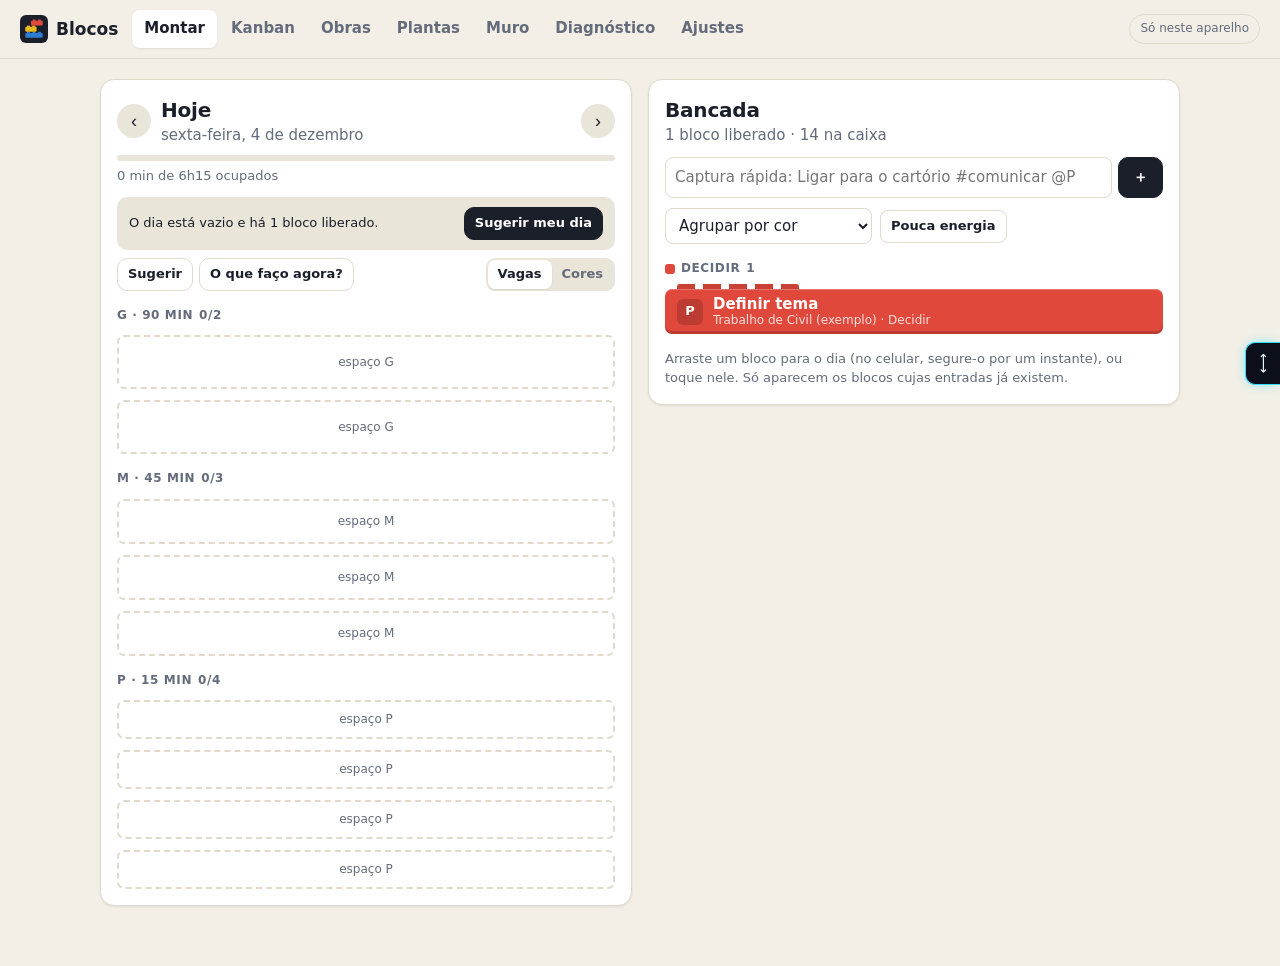
<file: index.html>
<!doctype html>
<html lang="pt-BR">
<head>
<meta charset="utf-8">
<meta name="viewport" content="width=device-width, initial-scale=1, viewport-fit=cover">
<title>Blocos</title>
<meta name="description" content="Blocos: tarefas como peças de montar. Desmonte o projeto em blocos, encaixe as entradas nas saídas e monte o dia.">
<meta name="theme-color" content="#1B1F2A">
<meta name="mobile-web-app-capable" content="yes">
<meta name="apple-mobile-web-app-capable" content="yes">
<meta name="apple-mobile-web-app-title" content="Blocos">
<link rel="manifest" href="manifest.webmanifest">
<link rel="icon" href="icons/icon-192.png">
<link rel="apple-touch-icon" href="icons/icon-192.png">
<link rel="stylesheet" href="app.css">
</head>
<body>
<header id="bar">
  <div class="brand"><img src="logo.svg" alt=""><span>Blocos</span></div>
  <nav id="tabs" aria-label="Seções"></nav>
  <button id="sync" data-act="tab" data-tab="ajustes"></button>
</header>
<main id="main"></main>
<div id="foco"></div>
<div id="scrim"></div>
<aside id="sheet" aria-live="polite"></aside>
<div id="toast" role="status"></div>
<input type="file" id="filepick" accept=".json,application/json" hidden>
<script src="store.js"></script>
<script src="sync.js"></script>
<script src="fx.js"></script>
<script src="vistas.js"></script>
<script src="app.js"></script>
<script src="toque.js"></script>
<script src="elo.js" data-app="blocos"></script>
</body>
</html>
</file>
<file: app.css>
/* Blocos — visual: papel claro (ou bancada escura) e peças de montar coloridas. */
:root {
  --bg: #F3EFE6; --surface: #FFFFFF; --ink: #1B1F2A; --muted: #646B7A; --line: #E0DACD; --soft: #EAE5D9;
  --pri: #1B1F2A; --pri-ink: #FFFFFF; --ok: #1F7A45; --bad: #C0362C; --shadow: 0 1px 2px rgba(27, 31, 42, .08);
  color-scheme: light;
}
@media (prefers-color-scheme: dark) { :root:not([data-theme=light]) {
  --bg: #14171F; --surface: #1D222D; --ink: #EEF0F4; --muted: #9BA3B3; --line: #2D3442; --soft: #262C39;
  --pri: #EEF0F4; --pri-ink: #14171F; --ok: #5FCB8B; --bad: #FF8177; --shadow: none; color-scheme: dark;
} }
:root[data-theme=dark] {
  --bg: #14171F; --surface: #1D222D; --ink: #EEF0F4; --muted: #9BA3B3; --line: #2D3442; --soft: #262C39;
  --pri: #EEF0F4; --pri-ink: #14171F; --ok: #5FCB8B; --bad: #FF8177; --shadow: none; color-scheme: dark;
}
* { box-sizing: border-box; }
html { -webkit-text-size-adjust: 100%; }
body { margin: 0; background: var(--bg); color: var(--ink); font: 15px/1.45 system-ui, -apple-system, 'Segoe UI', Roboto, sans-serif; padding: env(safe-area-inset-top, 0) env(safe-area-inset-right, 0) 0 env(safe-area-inset-left, 0); }
h2, h3, h4, p { margin: 0; }
h2 { font-size: 20px; font-weight: 800; letter-spacing: -.01em; }
h3 { font-size: 15px; font-weight: 800; margin-bottom: 10px; }
h4 { font-size: 12px; font-weight: 700; text-transform: uppercase; letter-spacing: .05em; color: var(--muted); margin: 16px 0 2px; display: flex; align-items: center; gap: 6px; }
a { color: inherit; }
code { font-size: 12px; background: var(--soft); padding: 1px 5px; border-radius: 4px; word-break: break-all; }
.muted { color: var(--muted); } .sm { font-size: 13px; } .grow { flex: 1; min-width: 0; }
[hidden] { display: none !important; }

/* barra e abas */
#bar { position: sticky; top: 0; z-index: 5; display: flex; align-items: center; gap: 14px; padding: 10px 20px; background: var(--bg); border-bottom: 1px solid var(--line); }
.brand { display: flex; align-items: center; gap: 8px; font-weight: 800; font-size: 17px; }
.brand img { width: 28px; height: 28px; }
#tabs { display: flex; gap: 2px; flex: 1; }
#tabs button { border: 0; background: none; color: var(--muted); font: inherit; font-weight: 600; padding: 8px 12px; border-radius: 8px; cursor: pointer; }
#tabs button.on { background: var(--surface); color: var(--ink); box-shadow: var(--shadow); }
#sync { border: 1px solid var(--line); background: none; color: var(--muted); font: inherit; font-size: 12px; padding: 5px 10px; border-radius: 99px; cursor: pointer; white-space: nowrap; }
#sync.bad { color: var(--bad); border-color: var(--bad); }
#main { max-width: 1120px; margin: 0 auto; padding: 20px 20px 60px; }

/* painéis */
.cols { display: grid; grid-template-columns: repeat(2, minmax(0, 1fr)); gap: 16px; align-items: start; }
.panel, .card { background: var(--surface); border: 1px solid var(--line); border-radius: 14px; padding: 16px; box-shadow: var(--shadow); min-width: 0; }
.panel.over { outline: 2px dashed var(--ink); outline-offset: -4px; }
.phead { display: flex; align-items: center; gap: 10px; margin-bottom: 8px; }
.phead.top { margin-bottom: 16px; flex-wrap: wrap; }
.grid { display: grid; grid-template-columns: repeat(auto-fill, minmax(280px, 1fr)); gap: 16px; }
.card[role=button] { cursor: pointer; }
.card h3 { margin: 12px 0 2px; }
.row, .acts { display: flex; flex-wrap: wrap; gap: 8px; margin-top: 12px; }
.empty { color: var(--muted); padding: 22px 4px; }
.hint { margin-top: 16px; }
.note { background: var(--soft); border-radius: 10px; padding: 10px 12px; margin-top: 12px; font-size: 13px; }

/* botões e campos */
.btn { border: 1px solid var(--line); background: var(--surface); color: var(--ink); font: inherit; font-weight: 600; padding: 9px 14px; border-radius: 10px; cursor: pointer; }
.btn.sm { padding: 6px 10px; font-size: 13px; }
.btn.pri { background: var(--pri); color: var(--pri-ink); border-color: var(--pri); }
.btn.danger { color: var(--bad); }
.btn.add { margin-top: 12px; border-style: dashed; color: var(--muted); }
.btn:disabled { opacity: .5; }
.ib { border: 0; background: var(--soft); color: var(--ink); width: 34px; height: 34px; border-radius: 99px; font-size: 18px; line-height: 1; cursor: pointer; flex: none; }
.ib.sm { width: 26px; height: 26px; font-size: 12px; }
input, select { font: inherit; color: var(--ink); background: var(--surface); border: 1px solid var(--line); border-radius: 8px; padding: 7px 9px; min-width: 0; }
input[type=color] { padding: 2px; width: 34px; height: 34px; flex: none; }
input[type=checkbox], input[type=radio] { accent-color: var(--ink); }
input.title { width: 100%; border-color: transparent; background: none; font-size: 20px; font-weight: 800; padding: 4px 6px; margin-left: -6px; }
input.title.sm { font-size: 15px; }
input.title:hover, input.title:focus { border-color: var(--line); background: var(--surface); }
:focus-visible { outline: 2px solid var(--ink); outline-offset: 2px; }
.fld { display: flex; flex-direction: column; gap: 5px; font-size: 13px; font-weight: 600; margin-top: 14px; }
.fld > input, .fld > select { font-weight: 400; font-size: 15px; padding: 9px 10px; }
.inl { display: inline-flex; align-items: center; gap: 6px; font-size: 13px; color: var(--muted); white-space: nowrap; }
.rowf { display: flex; align-items: center; gap: 6px; margin-top: 8px; flex-wrap: wrap; }
.w0 { width: 58px; } .w1 { width: 110px; flex: 1 1 90px; } .w2 { flex: 3 1 140px; }
details { margin-top: 12px; font-size: 13px; } summary { cursor: pointer; font-weight: 600; } ol { padding-left: 18px; } li { margin-top: 6px; }

/* a peça */
.brick { position: relative; display: flex; align-items: center; gap: 10px; min-height: var(--h, 40px); margin-top: 11px; padding: 6px 12px; background: var(--c); color: var(--ink); border-radius: 7px; cursor: pointer; user-select: none; box-shadow: inset 0 -3px 0 rgba(0, 0, 0, .16), inset 0 1px 0 rgba(255, 255, 255, .25); }
.brick::before { content: ''; position: absolute; left: 12px; top: -5px; width: min(100% - 24px, 122px); height: 5px; background: repeating-linear-gradient(90deg, var(--c) 0 18px, transparent 18px 26px); border-radius: 3px 3px 0 0; filter: brightness(.9); }
.brick .sz { flex: none; min-width: 26px; height: 26px; padding: 0 6px; display: grid; place-items: center; border-radius: 6px; background: rgba(0, 0, 0, .16); font-weight: 800; font-size: 13px; }
.brick .tx { flex: 1; min-width: 0; display: flex; flex-direction: column; line-height: 1.25; }
.brick .tx b { font-weight: 700; overflow-wrap: anywhere; }
.brick .tx small { opacity: .82; font-size: 12px; overflow: hidden; text-overflow: ellipsis; white-space: nowrap; }
.brick[draggable=true] { cursor: grab; }
.brick.st-caixa { opacity: .5; filter: saturate(.55); }
.brick.st-montando { outline: 2px solid var(--ink); outline-offset: 2px; }
.brick.st-encaixado .tx b { text-decoration: line-through; text-decoration-thickness: 1px; }
.pill { flex: none; font-size: 11px; font-weight: 700; padding: 2px 8px; border-radius: 99px; background: rgba(0, 0, 0, .18); white-space: nowrap; }
.shead .pill { background: var(--soft); color: var(--ink); }
.slot { display: grid; place-items: center; min-height: var(--h); margin-top: 11px; border: 2px dashed var(--line); border-radius: 7px; color: var(--muted); font-size: 12px; }
body.drag #dia .slot { border-color: var(--muted); }
.dot { display: inline-block; width: 10px; height: 10px; border-radius: 3px; flex: none; }
.meter { height: 6px; background: var(--soft); border-radius: 99px; overflow: hidden; margin: 4px 0 6px; }
.meter i { display: block; height: 100%; background: var(--ink); border-radius: 99px; }

/* a pilha da obra: cresce de baixo para cima */
.pile { display: flex; flex-wrap: wrap-reverse; align-content: flex-start; gap: 3px; min-height: 64px; padding: 10px; background: var(--soft); border-radius: 10px; }
.pile i { width: var(--w); height: 14px; border-radius: 3px; background: var(--c); box-shadow: inset 0 -2px 0 rgba(0, 0, 0, .16); }
.pile i.ghost { background: none; box-shadow: inset 0 0 0 1.5px var(--line); }
.obrahead { display: grid; grid-template-columns: minmax(0, 1fr) minmax(0, 1fr); gap: 16px; align-items: center; margin-bottom: 16px; }
.obrahead p { margin-bottom: 8px; }
.mod { margin-bottom: 16px; }
.selo { display: inline-block; font-size: 12px; font-weight: 700; padding: 3px 9px; border-radius: 99px; margin-top: 8px; border: 1px solid currentColor; }
.selo.ok { color: var(--ok); } .selo.bad { color: var(--bad); }

/* plantas e fichas */
.chips { display: flex; flex-wrap: wrap; gap: 6px; align-items: center; margin-top: 6px; }
.chip { background: var(--c); color: var(--ink); font-size: 12px; font-weight: 600; padding: 3px 9px; border-radius: 6px; }
.arr { color: var(--muted); font-size: 12px; }
.pm { margin-top: 12px; font-size: 13px; }
.pick input, .tog input { position: absolute; opacity: 0; pointer-events: none; }
.pick span, .tog span { display: inline-block; padding: 7px 12px; border-radius: 8px; border: 1px solid var(--line); cursor: pointer; font-weight: 600; font-size: 13px; }
.pick input:checked + span { background: var(--c, var(--pri)); color: var(--ink, var(--pri-ink)); border-color: transparent; box-shadow: 0 0 0 2px var(--surface), 0 0 0 4px var(--muted); }
label.pick:not([style]) input:checked + span { background: var(--pri); color: var(--pri-ink); }
.tog input:checked + span { background: var(--pri); color: var(--pri-ink); border-color: var(--pri); }
.pick input:focus-visible + span, .tog input:focus-visible + span { outline: 2px solid var(--ink); outline-offset: 2px; }
.deps { max-height: 150px; overflow: auto; border: 1px solid var(--line); border-radius: 8px; padding: 4px 10px; font-weight: 400; }
.deps label { display: flex; gap: 8px; align-items: baseline; padding: 5px 0; }

/* diagnóstico */
.stats { display: grid; grid-template-columns: repeat(3, minmax(0, 1fr)); gap: 16px; margin-bottom: 16px; }
.stat b { display: block; font-size: 28px; font-weight: 800; line-height: 1.1; }
.stat span { color: var(--muted); font-size: 13px; }
.stat.warn b { color: var(--bad); }
.bar { display: grid; grid-template-columns: 104px minmax(0, 1fr) auto; gap: 10px; align-items: center; margin-top: 9px; font-size: 13px; }
.bl { display: flex; align-items: center; gap: 6px; overflow: hidden; white-space: nowrap; text-overflow: ellipsis; }
.bt { height: 12px; background: var(--soft); border-radius: 4px; overflow: hidden; }
.bt i { display: block; height: 100%; border-radius: 4px; min-width: 0; }
.bv { color: var(--muted); font-variant-numeric: tabular-nums; min-width: 34px; text-align: right; }

/* folha de detalhe */
#scrim { position: fixed; inset: 0; background: rgba(10, 12, 18, .5); z-index: 10; display: none; }
#sheet { position: fixed; z-index: 11; left: 50%; top: 50%; transform: translate(-50%, -50%); width: min(480px, calc(100vw - 24px)); max-height: calc(100dvh - 24px); overflow: auto; background: var(--surface); border-radius: 16px; padding: 18px; display: none; box-shadow: 0 20px 60px rgba(0, 0, 0, .3); }
body.sheet #scrim, body.sheet #sheet { display: block; }
body.sheet { overflow: hidden; }
.shead { display: flex; align-items: center; gap: 8px; margin-bottom: 12px; }
.shead .ib { margin-left: auto; }
.io { display: grid; grid-template-columns: auto 1fr; gap: 6px 12px; margin: 14px 0 0; }
.io dt { color: var(--muted); font-size: 13px; } .io dd { margin: 0; font-weight: 600; overflow-wrap: anywhere; }
.saida { margin-top: 14px; padding: 16px; border: 2px dashed var(--line); border-radius: 10px; font-size: 17px; font-weight: 700; text-align: center; overflow-wrap: anywhere; }
#toast { position: fixed; left: 50%; bottom: 84px; transform: translate(-50%, 20px); background: var(--pri); color: var(--pri-ink); padding: 10px 16px; border-radius: 10px; font-size: 14px; opacity: 0; pointer-events: none; transition: .2s; z-index: 20; max-width: calc(100vw - 32px); text-align: center; }
#toast.on { opacity: 1; transform: translate(-50%, 0); }

@media (max-width: 760px) {
  #bar { padding: 8px 16px; }
  #bar .grow { flex: 1; }
  #tabs { position: fixed; left: 0; right: 0; bottom: 0; z-index: 6; flex: none; justify-content: space-around; background: var(--surface); border-top: 1px solid var(--line); padding: 6px 4px calc(6px + env(safe-area-inset-bottom, 0px)); }
  #tabs button { flex: 1; padding: 9px 2px; font-size: 12px; min-width: 0; }
  #tabs button.on { background: var(--soft); box-shadow: none; }
  #sync { margin-left: auto; }
  #main { padding: 16px 16px 96px; }
  .cols, .obrahead { grid-template-columns: minmax(0, 1fr); }
  .phead.top .grow { flex: 1 1 200px; }
  .stats { gap: 8px; } .stat { padding: 12px; } .stat b { font-size: 22px; }
  #sheet { top: auto; bottom: 0; left: 0; transform: none; width: 100%; border-radius: 16px 16px 0 0; padding-bottom: calc(18px + env(safe-area-inset-bottom, 0px)); max-height: 88dvh; }
  .acts .btn { flex: 1 1 auto; }
}
@media (prefers-reduced-motion: reduce) { * { transition: none !important; } }

/* ===== 2.0: ferramentas, cartão, kanban, muro, foco e animações ===== */
textarea { font: inherit; color: var(--ink); background: var(--surface); border: 1px solid var(--line); border-radius: 8px; padding: 9px 10px; width: 100%; resize: vertical; }
.bad { color: var(--bad); }
.tools { display: flex; flex-wrap: wrap; gap: 8px; align-items: center; margin: 10px 0 4px; }
.tools input[type=search] { flex: 1 1 200px; }
.tools .tog span { padding: 6px 10px; }
.seg { display: inline-flex; background: var(--soft); border-radius: 9px; padding: 2px; flex-wrap: wrap; }
.seg button { border: 0; background: none; color: var(--muted); font: inherit; font-size: 13px; font-weight: 600; padding: 5px 10px; border-radius: 7px; cursor: pointer; }
.seg button.on { background: var(--surface); color: var(--ink); box-shadow: var(--shadow); }
.cap { display: flex; gap: 6px; margin-top: 10px; }
.cap input { flex: 1; }
.row.tight { gap: 6px; align-items: center; margin-top: 8px; }
.banner { display: flex; flex-wrap: wrap; gap: 8px; align-items: center; justify-content: space-between; }
.meter.multi { display: flex; } .meter.multi i { border-radius: 0; }
.mk { display: flex; gap: 5px; flex: none; font-size: 11px; font-weight: 700; opacity: .9; } .mk i { font-style: normal; white-space: nowrap; }
.brick.crit { outline: 3px solid var(--ink); outline-offset: 1px; }
.brick.chave { box-shadow: inset 0 -3px 0 rgba(0, 0, 0, .16), inset 0 1px 0 rgba(255, 255, 255, .25), inset 4px 0 0 var(--ink); }
.brick.st-travado { opacity: .7; background-image: repeating-linear-gradient(135deg, transparent 0 8px, rgba(0, 0, 0, .14) 8px 16px); }
.brick.pego { opacity: .4; }
.tag { font-size: 12px; font-weight: 600; background: var(--soft); padding: 2px 8px; border-radius: 99px; }
.card.pausada { opacity: .65; }
.mod.pronto { border-color: var(--ok); }
input.title.ico { width: 46px; text-align: center; flex: none; margin: 0; }
.fld.sm0 { margin-top: 8px; font-weight: 400; color: var(--muted); }
.prev { margin-top: 8px; }
.pal i { display: inline-block; width: 10px; height: 10px; border-radius: 2px; margin-right: 1px; } .pal i:last-of-type { margin-right: 6px; }
.linha { padding: 7px 0; border-bottom: 1px solid var(--line); cursor: pointer; font-size: 13px; }
details.mais { margin-top: 14px; } details.mais summary { color: var(--muted); }
details.menu { position: relative; margin: 0; } details.menu summary { list-style: none; } details.menu summary::-webkit-details-marker { display: none; }
details.menu > div { position: absolute; right: 0; top: calc(100% + 6px); z-index: 7; min-width: 210px; background: var(--surface); border: 1px solid var(--line); border-radius: 12px; padding: 6px; box-shadow: 0 10px 30px rgba(0, 0, 0, .18); display: flex; flex-direction: column; }
details.menu > div button { border: 0; background: none; color: var(--ink); font: inherit; text-align: left; padding: 9px 10px; border-radius: 8px; cursor: pointer; }
details.menu > div button:hover { background: var(--soft); } details.menu > div button.danger { color: var(--bad); }

/* cartão do bloco */
#sheet.card { padding-top: 14px; }
.cartao { border-top: 6px solid var(--c); border-radius: 4px; padding-top: 12px; perspective: 900px; }
.cartao h3 { margin: 16px 0 6px; } .cartao h3:first-child { margin-top: 0; }
.pinos label { display: flex; align-items: center; gap: 8px; padding: 5px 0; } .pinos span { flex: 1; overflow-wrap: anywhere; }
.pinos input:checked + span { text-decoration: line-through; color: var(--muted); }
.hist { margin: 0; padding-left: 18px; color: var(--muted); font-size: 13px; }

/* kanban */
.kb { display: flex; gap: 12px; overflow-x: auto; padding: 8px 2px 14px; align-items: flex-start; scroll-snap-type: x proximity; }
.kcol { flex: 1 0 230px; max-width: 320px; background: var(--surface); border: 1px solid var(--line); border-radius: 12px; padding: 10px 10px 14px; min-height: 130px; scroll-snap-align: start; }
.kcol.over { outline: 2px dashed var(--ink); outline-offset: -4px; }
.kcol header { display: flex; align-items: center; gap: 6px; font-size: 13px; flex-wrap: wrap; } .kcol header b { flex: 1; min-width: 0; overflow: hidden; text-overflow: ellipsis; white-space: nowrap; } .kcol header span { font-size: 12px; }
.kvazio { color: var(--muted); font-size: 12px; text-align: center; padding: 22px 0 8px; margin: 0; }
.passo { display: flex; gap: 14px; margin-top: 12px; } .passo h4 { margin-top: 0; }
.pnum { flex: none; width: 38px; height: 38px; border-radius: 99px; background: var(--pri); color: var(--pri-ink); display: grid; place-items: center; font-weight: 800; }

/* muro */
.stats.s4 { grid-template-columns: repeat(4, minmax(0, 1fr)); }
.nivel b { font-size: 20px; } .nivel .meter { margin-top: 8px; }
.anel { display: flex; align-items: center; gap: 12px; }
.muro { display: flex; flex-wrap: wrap-reverse; gap: 3px; padding: 12px; background: var(--soft); border-radius: 10px; min-height: 90px; align-content: flex-start; }
.muro i { width: var(--w); flex: 1 0 var(--w); max-width: calc(var(--w) * 1.6); height: 18px; border-radius: 3px; background: var(--c); box-shadow: inset 0 -3px 0 rgba(0, 0, 0, .16); }
.calor { display: flex; gap: 3px; overflow-x: auto; } .calor div { display: flex; flex-direction: column; gap: 3px; }
.calor i { width: 14px; height: 14px; border-radius: 3px; background: var(--soft); }
.calor .h1 { background: color-mix(in srgb, var(--ok) 30%, var(--soft)); } .calor .h2 { background: color-mix(in srgb, var(--ok) 55%, var(--soft)); } .calor .h3 { background: color-mix(in srgb, var(--ok) 80%, var(--soft)); } .calor .h4 { background: var(--ok); } .calor .hx { background: none; }
.selos { display: grid; grid-template-columns: repeat(auto-fill, minmax(190px, 1fr)); gap: 8px; }
.cq { display: flex; gap: 10px; align-items: center; padding: 8px; border: 1px solid var(--line); border-radius: 10px; opacity: .5; }
.cq.ok { opacity: 1; border-color: var(--ok); }
.cq i { flex: none; width: 26px; height: 18px; border-radius: 4px; background: var(--line); box-shadow: inset 0 -3px 0 rgba(0, 0, 0, .14); } .cq.ok i { background: var(--ok); }
.cq b { display: block; font-size: 13px; } .cq span { font-size: 12px; color: var(--muted); }
.horas { display: flex; align-items: flex-end; gap: 2px; height: 70px; } .horas i { flex: 1; background: var(--ink); border-radius: 2px 2px 0 0; min-height: 2px; opacity: .85; }
.hx { display: flex; justify-content: space-between; font-size: 11px; color: var(--muted); margin-top: 4px; }

/* modo foco */
#foco { display: none; position: fixed; inset: 0; z-index: 8; background: var(--bg); overflow: auto; padding: 24px 16px; }
body.foco #foco { display: grid; place-items: center; } body.foco { overflow: hidden; }
.fbox { position: relative; width: min(520px, 100%); text-align: center; }
.fbox h1 { font-size: 28px; line-height: 1.15; margin: 6px 0 22px; overflow-wrap: anywhere; }
.fbox .ib.fx { position: absolute; right: 0; top: -6px; }
.ftij { position: relative; height: 190px; border-radius: 14px; background: var(--soft); overflow: hidden; display: grid; place-items: center; box-shadow: inset 0 0 0 2px var(--line); }
.ftij::before { content: ''; position: absolute; left: 22px; right: 22px; top: 0; height: 10px; background: repeating-linear-gradient(90deg, var(--line) 0 34px, transparent 34px 50px); }
#ffill { position: absolute; left: 0; right: 0; bottom: 0; background: var(--c); transition: height .5s linear; box-shadow: inset 0 4px 0 rgba(255, 255, 255, .25); }
#ftime { position: relative; font-size: 54px; font-weight: 800; font-variant-numeric: tabular-nums; background: var(--surface); color: var(--ink); padding: 2px 18px; border-radius: 12px; }
.ftij.over #ftime { color: var(--bad); }
.fsaida { margin: 18px 0 4px; } .fbox .pinos { text-align: left; margin-top: 10px; } .fbox .acts { justify-content: center; margin-top: 18px; }

/* estilos de peça, densidade */
body[data-estilo=liso] .brick::before { display: none; }
body[data-estilo=redondo] .brick::before { height: 6px; top: -6px; background: radial-gradient(circle at 9px 7px, var(--c) 0 8px, transparent 8.5px) 0 0 / 26px 12px repeat-x; }
body[data-estilo=contorno] .brick { background: var(--surface); color: var(--ink); box-shadow: inset 0 0 0 2px var(--c), inset 6px 0 0 var(--c); padding-left: 16px; }
body[data-estilo=contorno] .brick::before { display: none; } body[data-estilo=contorno] .brick .sz, body[data-estilo=contorno] .brick .pill { background: var(--soft); }
body.denso .brick { min-height: 32px; margin-top: 8px; padding: 3px 10px; } body.denso .brick .tx small { display: none; } body.denso .slot { min-height: 32px; margin-top: 8px; }

/* animações próprias das peças */
@keyframes fx-snap { 0% { transform: translateY(-26px) scale(1.04); } 55% { transform: translateY(0) scale(1.03, .9); } 75% { transform: translateY(-3px) scale(.99, 1.03); } 100% { transform: none; } }
@keyframes fx-pop { 0% { transform: scale(.86); opacity: .3; } 60% { transform: scale(1.04); } 100% { transform: none; opacity: 1; } }
@keyframes fx-lib { 0% { transform: scale(.94) rotate(-1.5deg); box-shadow: 0 0 0 0 var(--c); } 40% { transform: scale(1.05) rotate(1deg); box-shadow: 0 0 0 10px transparent; } 100% { transform: none; box-shadow: 0 0 0 0 transparent; } }
@keyframes fx-shake { 0%, 100% { transform: none; } 20%, 60% { transform: translateX(-7px); } 40%, 80% { transform: translateX(7px); } }
@keyframes fx-split { 0% { clip-path: inset(0 50% 0 0); transform: translateX(14px); } 100% { clip-path: inset(0); transform: none; } }
@keyframes fx-tab { 0% { opacity: 0; transform: translateY(10px); } 100% { opacity: 1; transform: none; } }
@keyframes fx-flip { 0% { transform: rotateY(90deg); } 100% { transform: none; } }
@keyframes fx-mod { 0%, 100% { box-shadow: var(--shadow); } 40% { box-shadow: 0 0 0 5px var(--ok); } }
@keyframes fx-cai { 0% { transform: translateY(-46px) rotate(-8deg); opacity: 0; } 70% { transform: translateY(2px); opacity: 1; } 100% { transform: none; } }
@keyframes fx-monta { 0%, 100% { outline-offset: 2px; } 50% { outline-offset: 5px; } }
@keyframes fx-conf { 0% { transform: translateY(-10vh) rotate(0); opacity: 1; } 100% { transform: translateY(112vh) rotate(var(--r)); opacity: .9; } }
.fx-snap { animation: fx-snap .42s cubic-bezier(.3, 1.4, .5, 1); } .fx-pop { animation: fx-pop .3s ease-out; } .fx-lib { animation: fx-lib .7s ease-out; }
.fx-shake { animation: fx-shake .32s linear; } .fx-split { animation: fx-split .4s ease-out; } .fx-tab { animation: fx-tab .22s ease-out; }
.fx-flip { animation: fx-flip .28s ease-out; } .mod.fx-mod { animation: fx-mod .9s ease-out; }
.pile i.novo, .muro i.novo { animation: fx-cai .6s cubic-bezier(.3, 1.3, .5, 1); }
.brick.st-montando { animation: fx-monta 1.6s ease-in-out infinite; }
.confete { position: fixed; inset: 0; pointer-events: none; z-index: 30; overflow: hidden; }
.confete i { position: absolute; top: 0; height: 12px; border-radius: 3px; box-shadow: inset 0 -3px 0 rgba(0, 0, 0, .18); animation: fx-conf linear forwards; }
body.noanim *, body.noanim *::before { animation: none !important; transition: none !important; }

@media (max-width: 760px) {
  #tabs { justify-content: flex-start; overflow-x: auto; scrollbar-width: none; } #tabs::-webkit-scrollbar { display: none; }
  #tabs button { flex: 1 0 auto; padding: 9px 10px; }
  .stats.s4 { grid-template-columns: repeat(2, minmax(0, 1fr)); }
  .kcol { flex: 0 0 78vw; }
  .fbox h1 { font-size: 22px; } #ftime { font-size: 44px; } .ftij { height: 150px; }
}
.rowf .inl { white-space: normal; flex-wrap: wrap; }

/* arrastar com o dedo */
[draggable=true] { -webkit-touch-callout: none; -webkit-user-select: none; user-select: none; }
.fantasma { opacity: .92; box-shadow: 0 14px 30px rgba(0, 0, 0, .35) !important; animation: none !important; }
</file>
